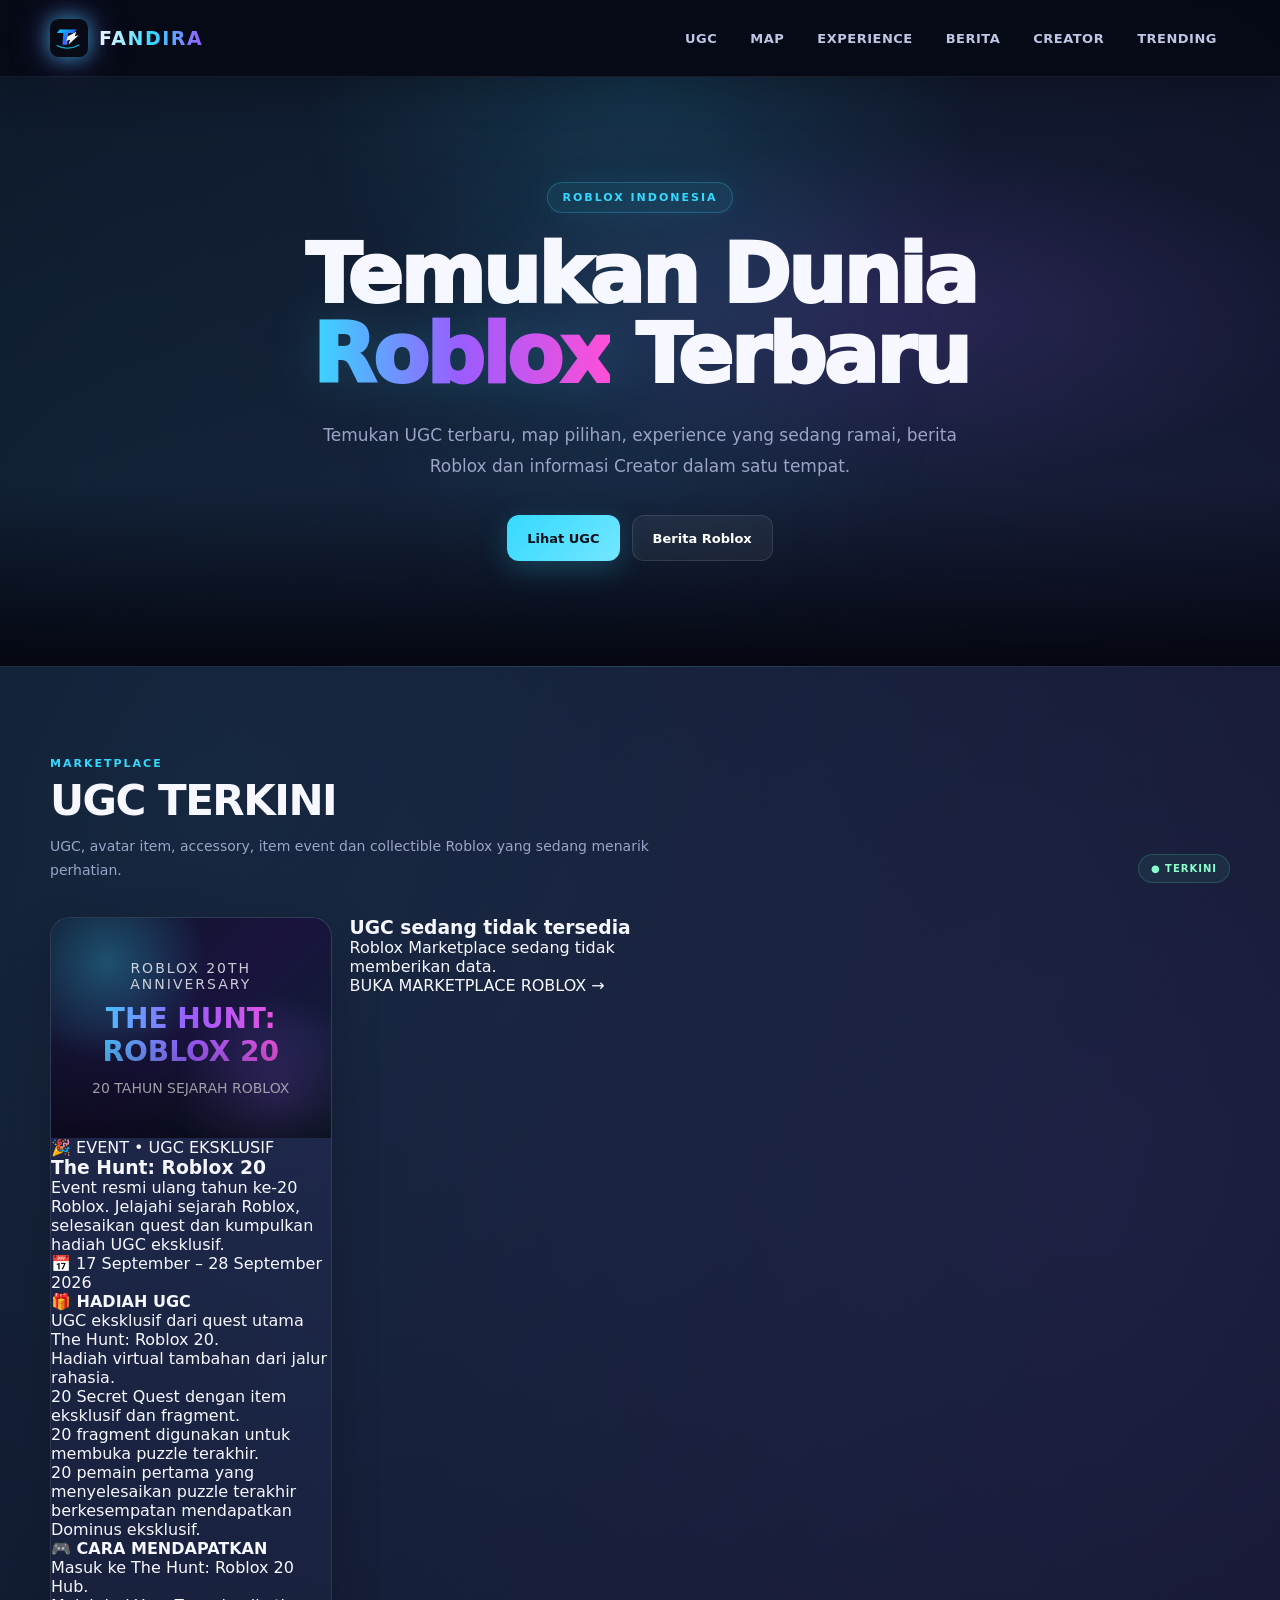
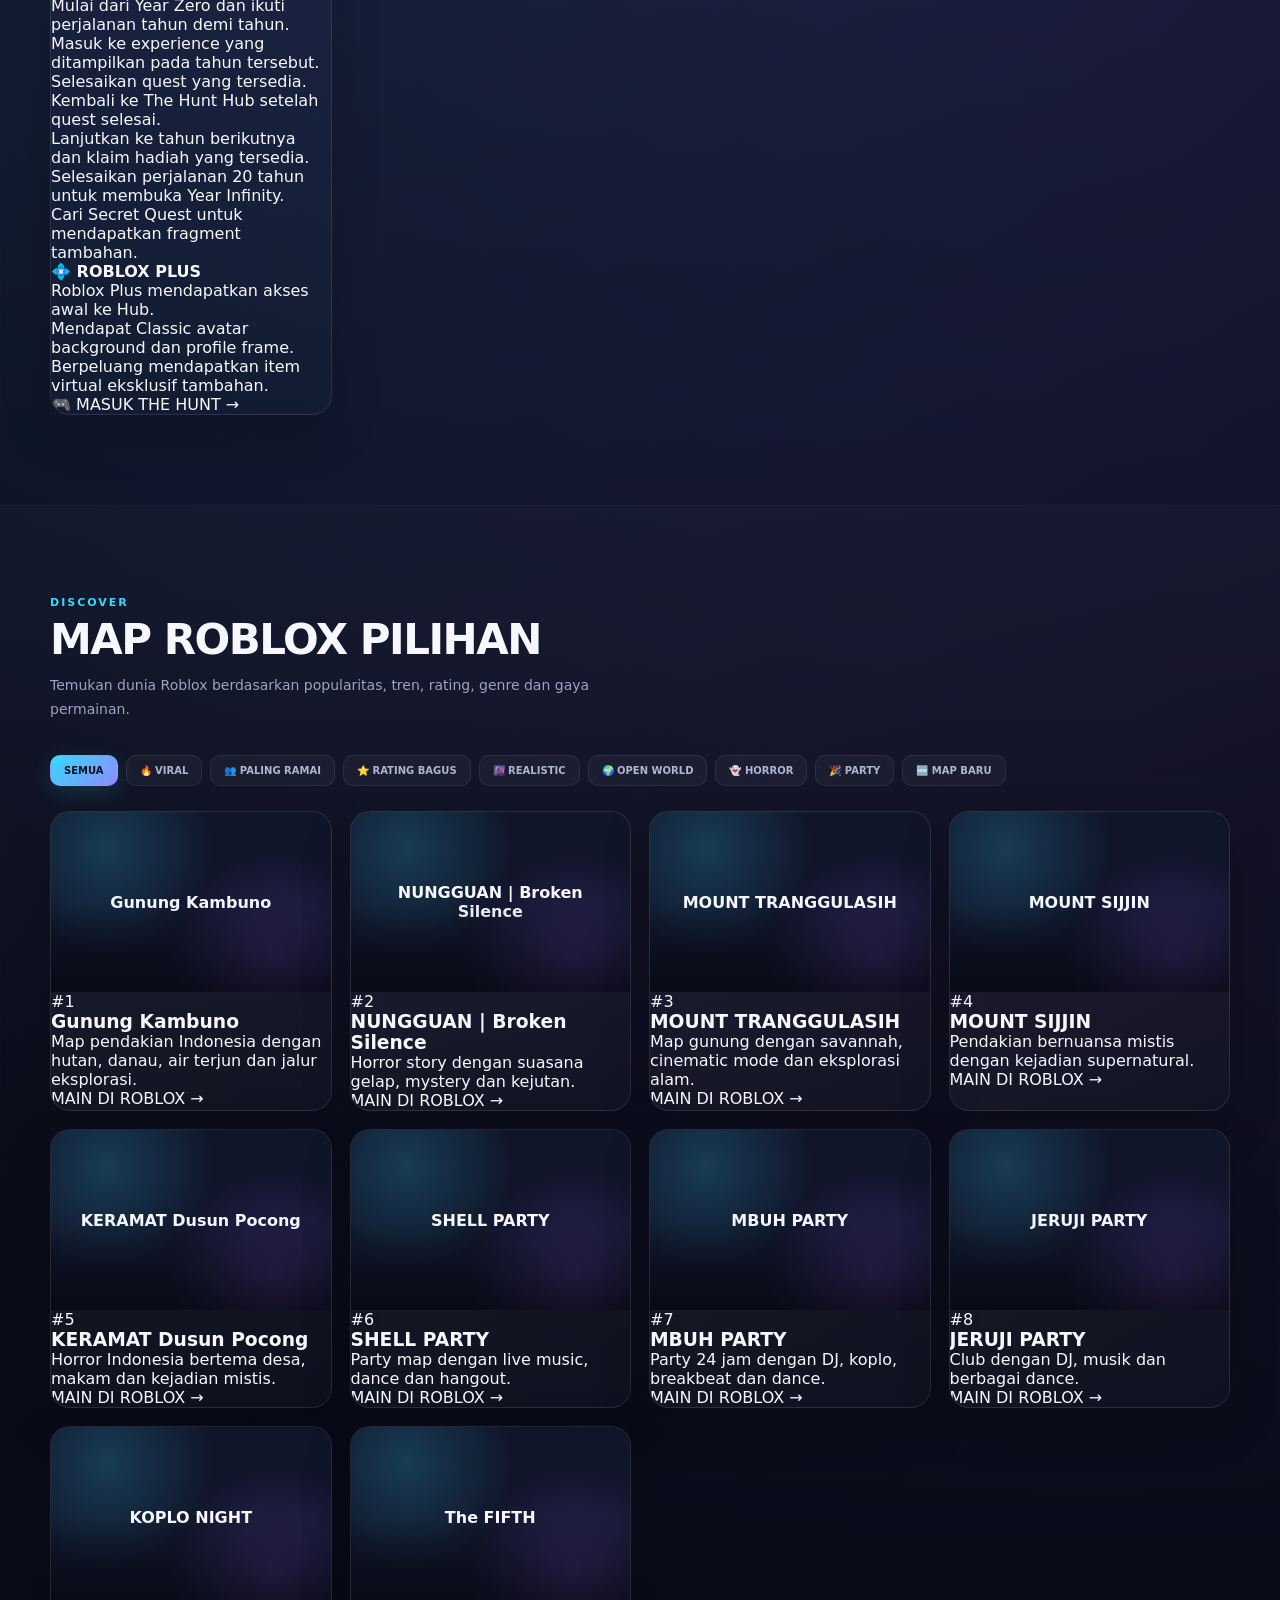
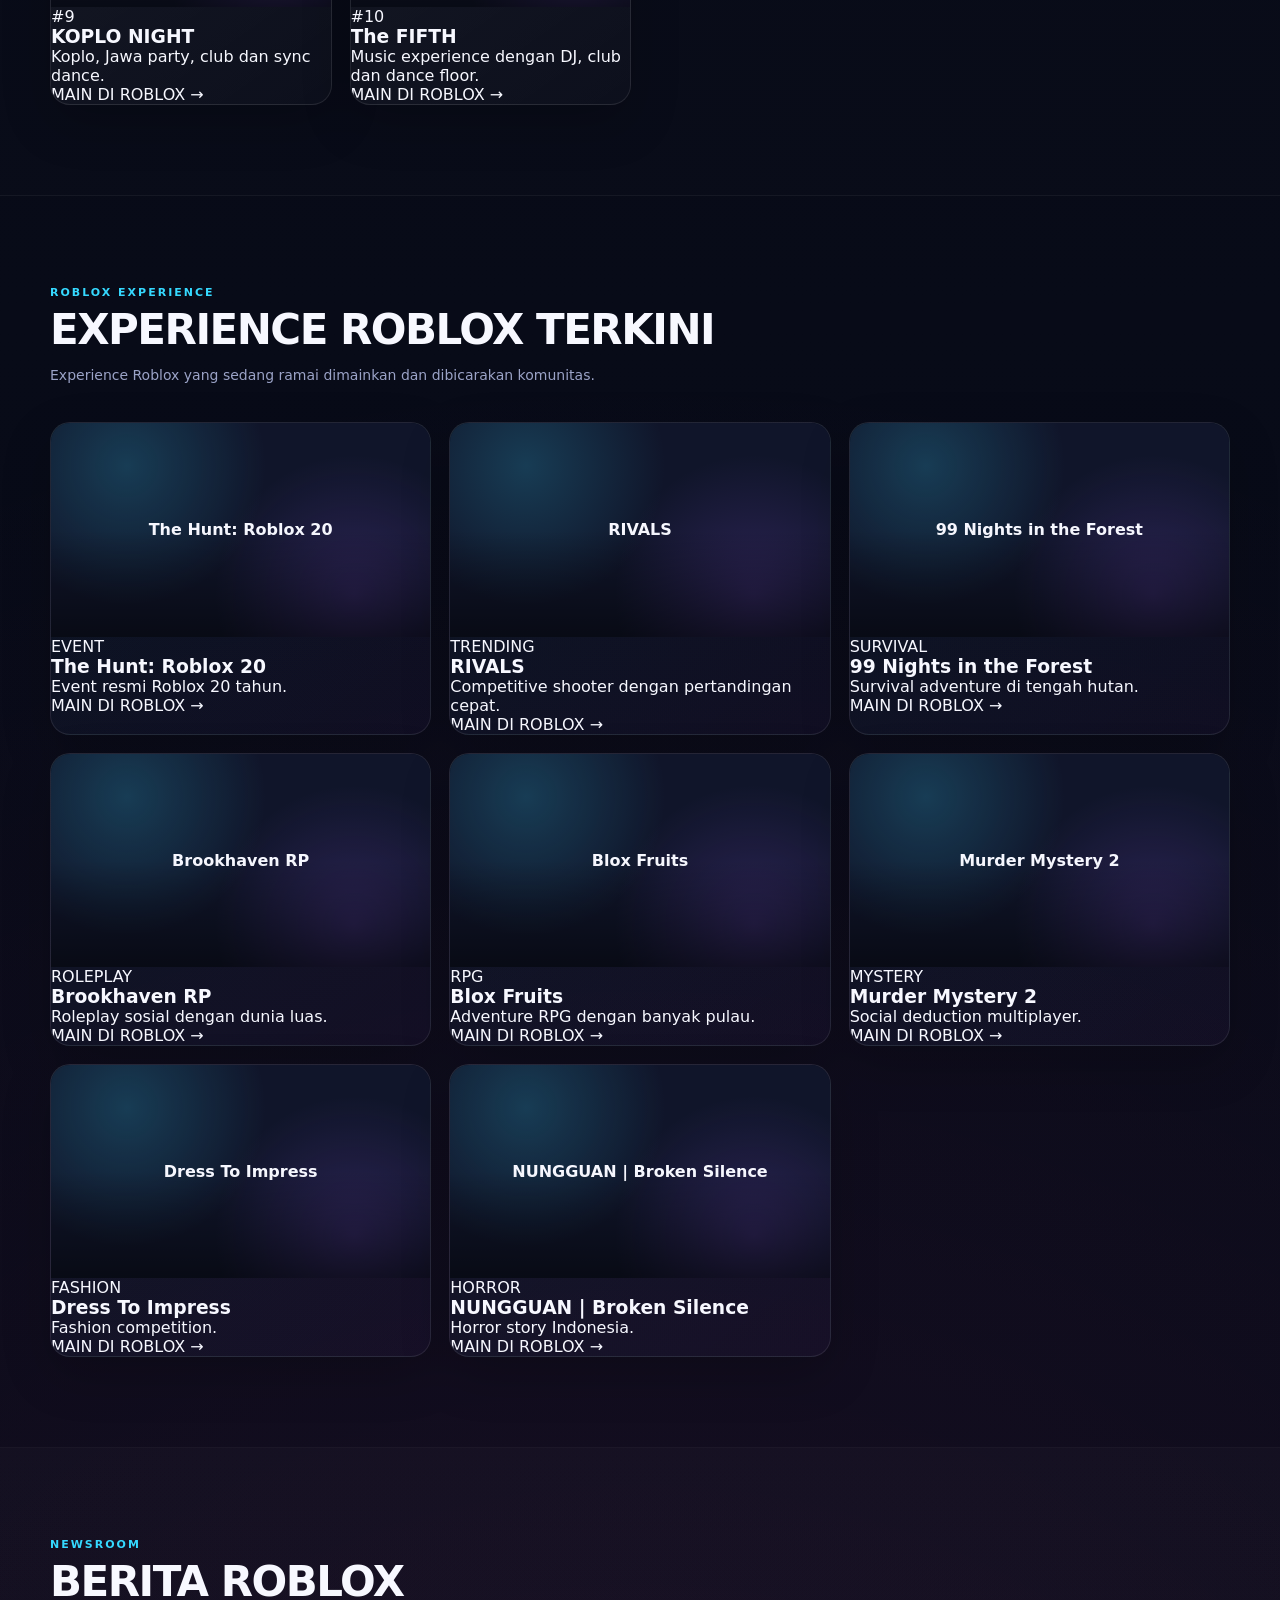
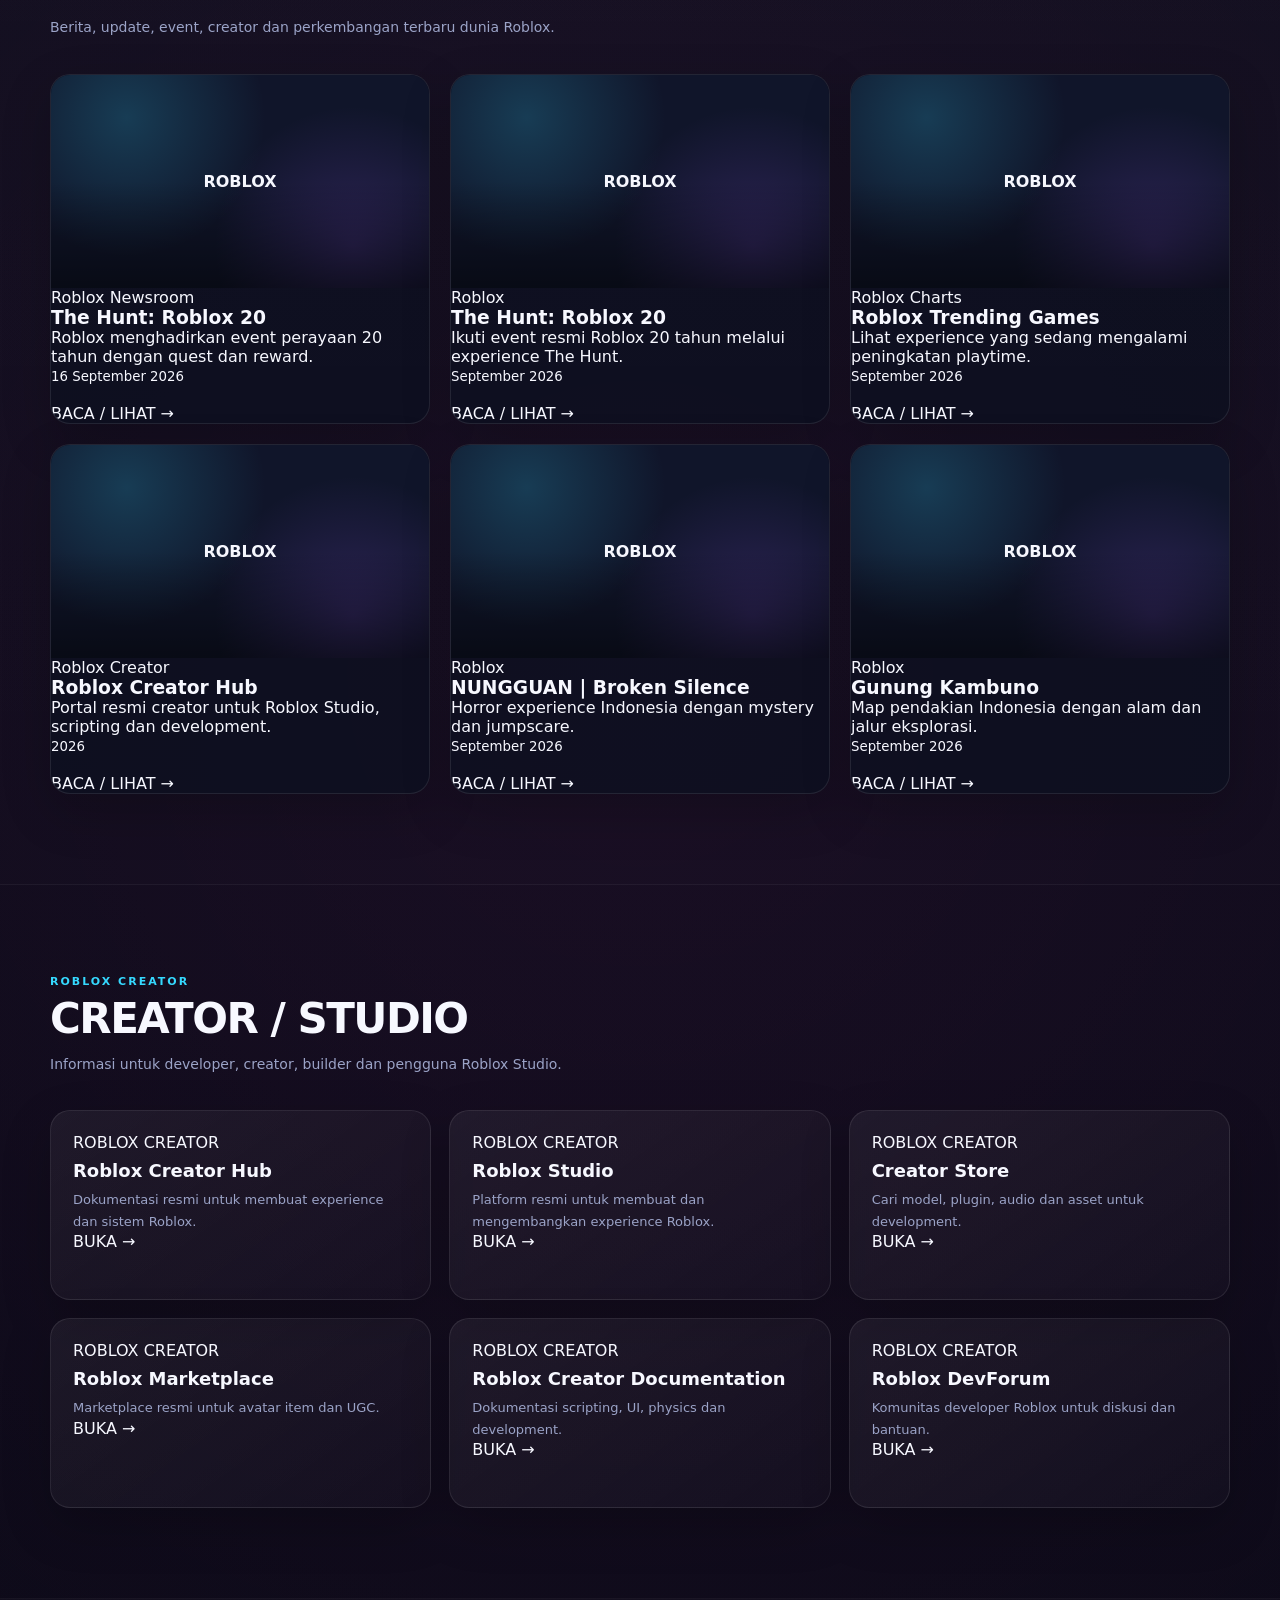
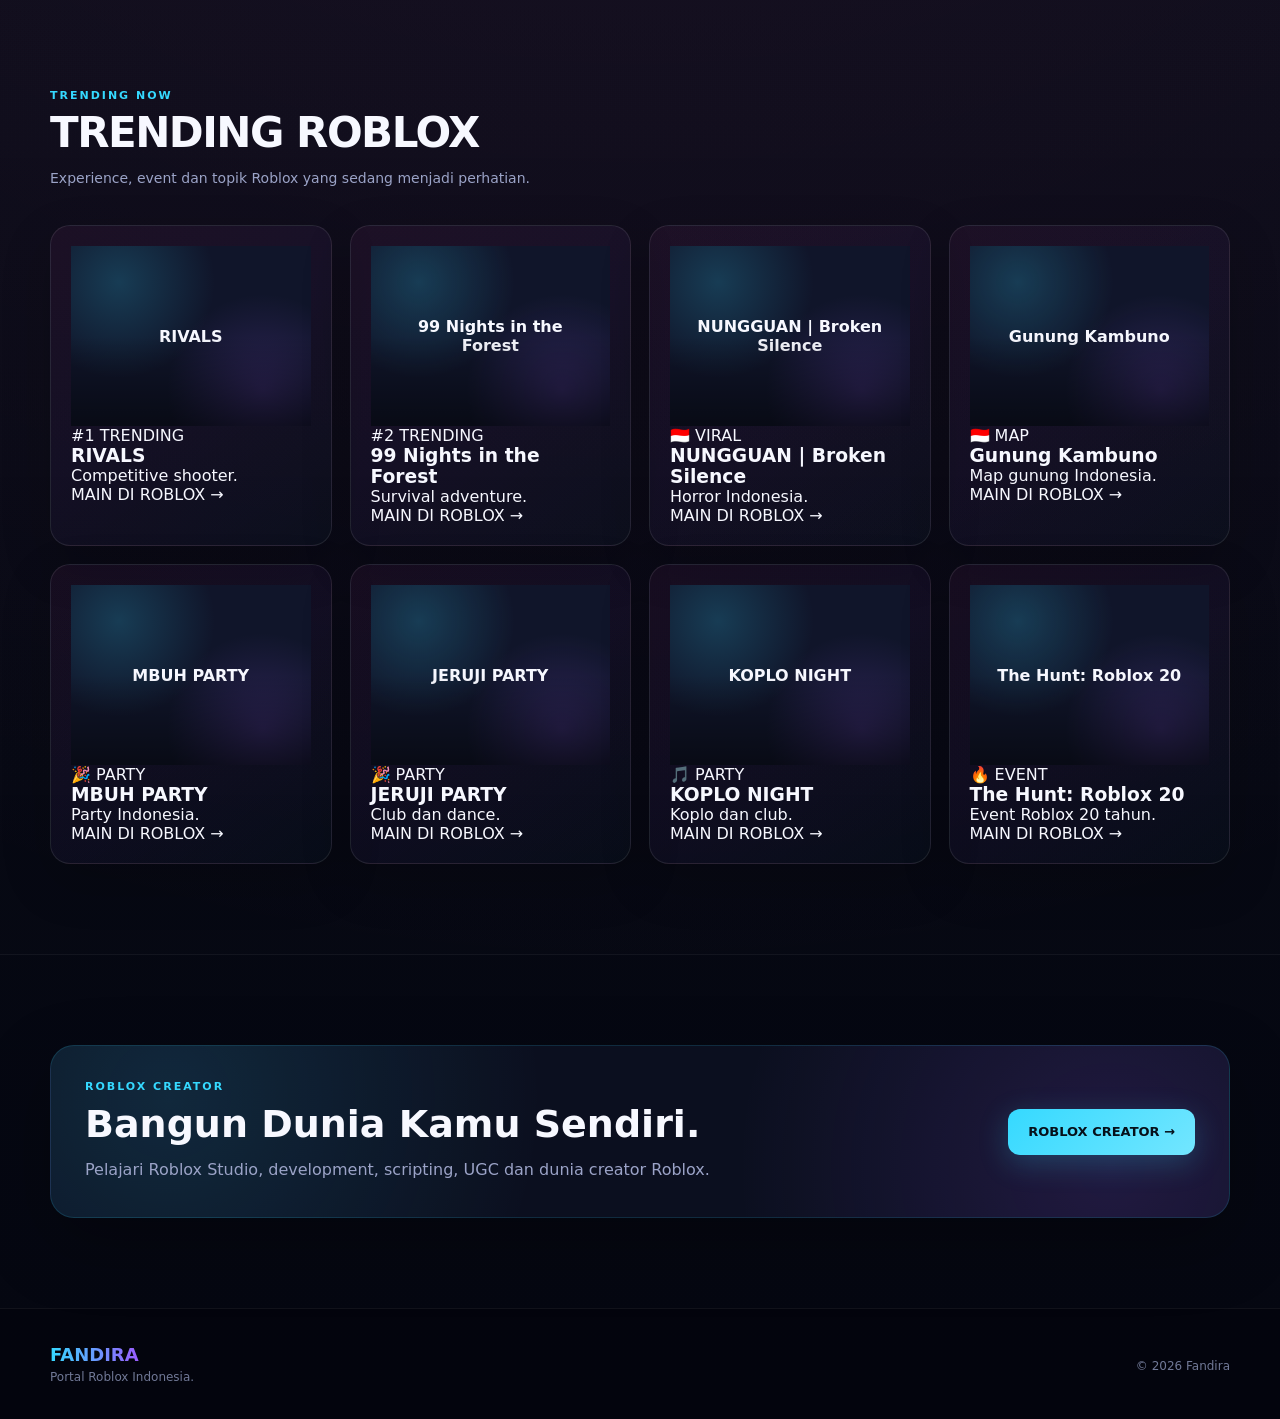
<file: index.html>
<!DOCTYPE html>
<html lang="id">

<head>

    <meta charset="UTF-8">
    <meta name="viewport" content="width=device-width, initial-scale=1.0">

    <title>Fandira — Portal Roblox Indonesia</title>

    <meta
        name="description"
        content="Fandira adalah portal Roblox Indonesia untuk menemukan UGC terbaru, map pilihan, experience terbaru, berita Roblox, creator, dan tren Roblox."
    >

    <link rel="stylesheet" href="style.css">

</head>


<body>


<!-- =====================================================
     HEADER
===================================================== -->

<header class="site-header">

    <div class="container nav-wrap">

        <a href="index.html" class="brand">

            <img
                src="fandira-mark.svg"
                alt="Fandira"
            >

            <span>FANDIRA</span>

        </a>


        <nav>

            <a href="#ugc">
                UGC
            </a>

            <a href="#maps">
                MAP
            </a>

            <a href="#games">
                EXPERIENCE
            </a>

            <a href="#news">
                BERITA
            </a>

            <a href="#creator">
                CREATOR
            </a>

            <a href="#trending">
                TRENDING
            </a>

        </nav>

    </div>

</header>



<main>


<!-- =====================================================
     HERO
===================================================== -->

<section class="hero">

    <div class="container hero-content">

        <span class="eyebrow">
            ROBLOX INDONESIA
        </span>


        <h1>

            Temukan Dunia

            <span>
                Roblox
            </span>

            Terbaru

        </h1>


        <p>

            Temukan UGC terbaru, map pilihan,
            experience yang sedang ramai,
            berita Roblox dan informasi Creator
            dalam satu tempat.

        </p>


        <div class="hero-actions">

            <a
                href="#ugc"
                class="btn btn-primary"
            >
                Lihat UGC
            </a>


            <a
                href="#news"
                class="btn btn-secondary"
            >
                Berita Roblox
            </a>

        </div>

    </div>

</section>



<!-- =====================================================
     1. UGC TERKINI
===================================================== -->

<section
    id="ugc"
    class="section"
>

    <div class="container">


        <div class="section-heading">

            <div>

                <span class="section-label">
                    MARKETPLACE
                </span>


                <h2>
                    UGC TERKINI
                </h2>


                <p>
                    UGC, avatar item, accessory,
                    item event dan collectible Roblox
                    yang sedang menarik perhatian.
                </p>

            </div>


            <span class="live-badge">
                ● TERKINI
            </span>

        </div>


        <!-- DIISI SCRIPT.JS -->

        <div
            id="ugcGrid"
            class="card-grid ugc-grid"
        ></div>


    </div>

</section>



<!-- =====================================================
     2. MAP ROBLOX PILIHAN
===================================================== -->

<section
    id="maps"
    class="section section-alt"
>

    <div class="container">


        <div class="section-heading">

            <div>

                <span class="section-label">
                    DISCOVER
                </span>


                <h2>
                    MAP ROBLOX PILIHAN
                </h2>


                <p>
                    Temukan dunia Roblox berdasarkan
                    popularitas, tren, rating,
                    genre dan gaya permainan.
                </p>

            </div>

        </div>



        <!-- KATEGORI MAP -->

        <div class="map-filter">

            <button
                type="button"
                class="map-filter-button active"
                data-map-filter="all"
            >
                SEMUA
            </button>


            <button
                type="button"
                class="map-filter-button"
                data-map-filter="viral"
            >
                🔥 VIRAL
            </button>


            <button
                type="button"
                class="map-filter-button"
                data-map-filter="popular"
            >
                👥 PALING RAMAI
            </button>


            <button
                type="button"
                class="map-filter-button"
                data-map-filter="rating"
            >
                ⭐ RATING BAGUS
            </button>


            <button
                type="button"
                class="map-filter-button"
                data-map-filter="realistic"
            >
                🌆 REALISTIC
            </button>


            <button
                type="button"
                class="map-filter-button"
                data-map-filter="openworld"
            >
                🌍 OPEN WORLD
            </button>


            <button
                type="button"
                class="map-filter-button"
                data-map-filter="horror"
            >
                👻 HORROR
            </button>


            <button
                type="button"
                class="map-filter-button"
                data-map-filter="party"
            >
                🎉 PARTY
            </button>


            <button
                type="button"
                class="map-filter-button"
                data-map-filter="new"
            >
                🆕 MAP BARU
            </button>

        </div>



        <!-- DIISI SCRIPT.JS -->

        <div
            id="mapsGrid"
            class="card-grid map-grid"
        ></div>


    </div>

</section>



<!-- =====================================================
     3. EXPERIENCE ROBLOX TERKINI
===================================================== -->

<section
    id="games"
    class="section"
>

    <div class="container">


        <div class="section-heading">

            <div>

                <span class="section-label">
                    ROBLOX EXPERIENCE
                </span>


                <h2>
                    EXPERIENCE ROBLOX TERKINI
                </h2>


                <p>
                    Experience Roblox yang sedang
                    ramai dimainkan dan dibicarakan
                    komunitas.
                </p>

            </div>

        </div>



        <!-- DIISI SCRIPT.JS -->

        <div
            id="gamesGrid"
            class="card-grid game-grid"
        ></div>


    </div>

</section>



<!-- =====================================================
     4. BERITA ROBLOX
===================================================== -->

<section
    id="news"
    class="section section-alt"
>

    <div class="container">


        <div class="section-heading">

            <div>

                <span class="section-label">
                    NEWSROOM
                </span>


                <h2>
                    BERITA ROBLOX
                </h2>


                <p>
                    Berita, update, event,
                    creator dan perkembangan
                    terbaru dunia Roblox.
                </p>

            </div>

        </div>



        <!-- DIISI SCRIPT.JS -->

        <div
            id="newsGrid"
            class="news-grid"
        ></div>


    </div>

</section>



<!-- =====================================================
     5. ROBLOX CREATOR / STUDIO
===================================================== -->

<section
    id="creator"
    class="section"
>

    <div class="container">


        <div class="section-heading">

            <div>

                <span class="section-label">
                    ROBLOX CREATOR
                </span>


                <h2>
                    CREATOR / STUDIO
                </h2>


                <p>
                    Informasi untuk developer,
                    creator, builder dan pengguna
                    Roblox Studio.
                </p>

            </div>

        </div>



        <!-- DIISI SCRIPT.JS -->

        <div
            id="creatorGrid"
            class="card-grid creator-grid"
        ></div>


    </div>

</section>



<!-- =====================================================
     6. TRENDING ROBLOX
===================================================== -->

<section
    id="trending"
    class="section section-alt"
>

    <div class="container">


        <div class="section-heading">

            <div>

                <span class="section-label">
                    TRENDING NOW
                </span>


                <h2>
                    TRENDING ROBLOX
                </h2>


                <p>
                    Experience, event dan topik Roblox
                    yang sedang menjadi perhatian.
                </p>

            </div>

        </div>



        <!-- DIISI SCRIPT.JS -->

        <div
            id="trendingGrid"
            class="trending-grid"
        ></div>


    </div>

</section>



<!-- =====================================================
     CREATOR CTA
===================================================== -->

<section class="section">

    <div class="container">


        <div class="creator-panel">

            <div>

                <span class="section-label">
                    ROBLOX CREATOR
                </span>


                <h2>
                    Bangun Dunia Kamu Sendiri.
                </h2>


                <p>
                    Pelajari Roblox Studio,
                    development, scripting,
                    UGC dan dunia creator Roblox.
                </p>

            </div>


            <a
                href="https://create.roblox.com/"
                target="_blank"
                rel="noopener noreferrer"
                class="btn btn-primary"
            >
                ROBLOX CREATOR →
            </a>

        </div>


    </div>

</section>


</main>



<!-- =====================================================
     FOOTER
===================================================== -->

<footer class="site-footer">

    <div class="container footer-wrap">


        <div>

            <strong>
                FANDIRA
            </strong>


            <p>
                Portal Roblox Indonesia.
            </p>

        </div>


        <div>

            <span>
                © 2026 Fandira
            </span>

        </div>

    </div>

</footer>



<script src="script.js"></script>


</body>

</html>
</file>
<file: style.css>
/* =========================================================
   FANDIRA — ROBLOX PORTAL
   Main UI
========================================================= */

:root {
    --bg: #050711;
    --bg-soft: #0a0d1c;
    --panel: rgba(13, 17, 35, 0.78);
    --panel-strong: rgba(17, 22, 45, 0.94);

    --cyan: #35d9ff;
    --blue: #4c7dff;
    --purple: #9b5cff;
    --pink: #ff4fd8;

    --text: #f7f8ff;
    --muted: #9ba3c7;

    --border: rgba(255, 255, 255, 0.09);

    --radius: 20px;

    --container: 1180px;
}


/* =========================================================
   RESET
========================================================= */

* {
    margin: 0;
    padding: 0;
    box-sizing: border-box;
}


html {
    scroll-behavior: smooth;
}


body {
    font-family:
        Inter,
        ui-sans-serif,
        system-ui,
        -apple-system,
        BlinkMacSystemFont,
        "Segoe UI",
        sans-serif;

    color: var(--text);

    background:
        radial-gradient(
            circle at 15% 10%,
            rgba(53, 217, 255, 0.12),
            transparent 28%
        ),
        radial-gradient(
            circle at 85% 15%,
            rgba(155, 92, 255, 0.15),
            transparent 30%
        ),
        radial-gradient(
            circle at 50% 70%,
            rgba(255, 79, 216, 0.08),
            transparent 35%
        ),
        linear-gradient(
            180deg,
            #050711 0%,
            #080b18 45%,
            #050711 100%
        );

    min-height: 100vh;

    overflow-x: hidden;
}


body::before {
    content: "";

    position: fixed;

    inset: 0;

    pointer-events: none;

    opacity: 0.18;

    background-image:
        linear-gradient(
            rgba(255,255,255,0.025) 1px,
            transparent 1px
        ),
        linear-gradient(
            90deg,
            rgba(255,255,255,0.025) 1px,
            transparent 1px
        );

    background-size: 50px 50px;

    mask-image: linear-gradient(
        to bottom,
        black,
        transparent 85%
    );

    z-index: -1;
}


img {
    max-width: 100%;
    display: block;
}


a {
    color: inherit;
    text-decoration: none;
}


button {
    font: inherit;
}


/* =========================================================
   CONTAINER
========================================================= */

.container {
    width: min(
        calc(100% - 40px),
        var(--container)
    );

    margin-inline: auto;
}


/* =========================================================
   HEADER
========================================================= */

.site-header {
    position: sticky;

    top: 0;

    z-index: 100;

    background:
        rgba(5, 7, 17, 0.78);

    backdrop-filter: blur(18px);

    -webkit-backdrop-filter: blur(18px);

    border-bottom:
        1px solid rgba(255,255,255,0.07);

    box-shadow:
        0 10px 40px rgba(0,0,0,0.25);
}


.nav-wrap {
    min-height: 76px;

    display: flex;

    align-items: center;

    justify-content: space-between;

    gap: 30px;
}


.brand {
    display: flex;

    align-items: center;

    gap: 11px;

    font-weight: 900;

    font-size: 19px;

    letter-spacing: 1.5px;

    white-space: nowrap;
}


.brand img {
    width: 38px;

    height: 38px;

    filter:
        drop-shadow(0 0 10px rgba(53,217,255,.65))
        drop-shadow(0 0 18px rgba(155,92,255,.35));
}


.brand span {
    background:
        linear-gradient(
            90deg,
            #fff,
            var(--cyan),
            var(--purple)
        );

    -webkit-background-clip: text;

    background-clip: text;

    color: transparent;
}


nav {
    display: flex;

    align-items: center;

    gap: 7px;

    flex-wrap: wrap;

    justify-content: flex-end;
}


nav a {
    color: #bfc6e4;

    font-size: 13px;

    font-weight: 750;

    letter-spacing: .5px;

    padding: 10px 13px;

    border-radius: 10px;

    transition:
        .2s ease;
}


nav a:hover {
    color: white;

    background:
        rgba(53,217,255,.08);

    box-shadow:
        inset 0 0 0 1px
        rgba(53,217,255,.12);

    transform: translateY(-1px);
}


/* =========================================================
   HERO
========================================================= */

.hero {
    position: relative;

    min-height: 590px;

    display: flex;

    align-items: center;

    text-align: center;

    overflow: hidden;

    border-bottom:
        1px solid rgba(255,255,255,.05);

    background:
        radial-gradient(
            ellipse at center top,
            rgba(53,217,255,.13),
            transparent 38%
        ),
        radial-gradient(
            ellipse at 70% 40%,
            rgba(155,92,255,.16),
            transparent 35%
        );
}


.hero::before {
    content: "";

    position: absolute;

    width: 650px;

    height: 650px;

    left: 50%;

    top: 50%;

    transform: translate(-50%, -50%);

    border-radius: 50%;

    background:
        radial-gradient(
            circle,
            rgba(53,217,255,.07),
            transparent 65%
        );

    filter: blur(20px);

    pointer-events: none;
}


.hero::after {
    content: "";

    position: absolute;

    left: 0;
    right: 0;
    bottom: 0;

    height: 180px;

    background:
        linear-gradient(
            to bottom,
            transparent,
            var(--bg)
        );

    pointer-events: none;
}


.hero-content {
    position: relative;

    z-index: 2;

    max-width: 850px;

    margin-inline: auto;
}


.eyebrow {
    display: inline-flex;

    align-items: center;

    gap: 8px;

    padding: 8px 14px;

    border-radius: 999px;

    border:
        1px solid rgba(53,217,255,.25);

    background:
        rgba(53,217,255,.07);

    color: var(--cyan);

    font-size: 11px;

    font-weight: 900;

    letter-spacing: 2px;

    margin-bottom: 22px;

    box-shadow:
        0 0 30px rgba(53,217,255,.08);
}


.hero h1 {
    font-size:
        clamp(44px, 7vw, 82px);

    line-height: .98;

    font-weight: 950;

    letter-spacing: -3px;

    margin-bottom: 25px;
}


.hero h1 span {
    display: inline-block;

    background:
        linear-gradient(
            90deg,
            var(--cyan),
            var(--purple),
            var(--pink)
        );

    -webkit-background-clip: text;

    background-clip: text;

    color: transparent;

    filter:
        drop-shadow(
            0 0 25px rgba(53,217,255,.18)
        );
}


.hero p {
    max-width: 650px;

    margin: 0 auto;

    color: var(--muted);

    font-size: 17px;

    line-height: 1.8;
}


.hero-actions {
    display: flex;

    justify-content: center;

    gap: 12px;

    margin-top: 34px;

    flex-wrap: wrap;
}


/* =========================================================
   BUTTONS
========================================================= */

.btn {
    display: inline-flex;

    align-items: center;

    justify-content: center;

    min-height: 46px;

    padding: 0 20px;

    border-radius: 12px;

    font-size: 13px;

    font-weight: 850;

    transition:
        transform .2s ease,
        box-shadow .2s ease,
        background .2s ease;
}


.btn:hover {
    transform: translateY(-2px);
}


.btn-primary {
    color: #06101a;

    background:
        linear-gradient(
            135deg,
            var(--cyan),
            #73e6ff
        );

    box-shadow:
        0 8px 30px rgba(53,217,255,.22);
}


.btn-primary:hover {
    box-shadow:
        0 12px 38px rgba(53,217,255,.35);
}


.btn-secondary {
    color: white;

    background:
        rgba(255,255,255,.055);

    border:
        1px solid rgba(255,255,255,.1);
}


.btn-secondary:hover {
    background:
        rgba(255,255,255,.09);
}


/* =========================================================
   SECTION
========================================================= */

.section {
    position: relative;

    padding: 90px 0;
}


.section-alt {
    background:
        linear-gradient(
            180deg,
            rgba(255,255,255,.018),
            rgba(255,255,255,.006)
        );

    border-top:
        1px solid rgba(255,255,255,.035);

    border-bottom:
        1px solid rgba(255,255,255,.035);
}


.section-heading {
    display: flex;

    justify-content: space-between;

    align-items: flex-end;

    gap: 30px;

    margin-bottom: 34px;
}


.section-label {
    display: block;

    color: var(--cyan);

    font-size: 11px;

    font-weight: 900;

    letter-spacing: 2px;

    margin-bottom: 9px;
}


.section-heading h2 {
    font-size:
        clamp(28px, 4vw, 42px);

    line-height: 1.05;

    letter-spacing: -1.5px;

    margin-bottom: 12px;
}


.section-heading p {
    color: var(--muted);

    max-width: 620px;

    line-height: 1.7;

    font-size: 14px;
}


.live-badge {
    flex-shrink: 0;

    color: #8bffcb;

    background:
        rgba(71,255,170,.07);

    border:
        1px solid rgba(71,255,170,.18);

    padding: 8px 12px;

    border-radius: 999px;

    font-size: 10px;

    font-weight: 900;

    letter-spacing: 1px;
}


/* =========================================================
   GRID
========================================================= */

.card-grid {
    display: grid;

    grid-template-columns:
        repeat(4, minmax(0, 1fr));

    gap: 18px;
}


/* =========================================================
   UNIVERSAL CARD
========================================================= */

.fandira-card,
.ugc-card,
.map-card,
.game-card,
.news-card,
.creator-card,
.trending-card {
    position: relative;

    overflow: hidden;

    border-radius: var(--radius);

    border:
        1px solid var(--border);

    background:
        linear-gradient(
            145deg,
            rgba(255,255,255,.055),
            rgba(255,255,255,.018)
        );

    box-shadow:
        0 18px 50px rgba(0,0,0,.20);

    transition:
        transform .25s ease,
        border-color .25s ease,
        box-shadow .25s ease;

    min-width: 0;
}


.fandira-card:hover,
.ugc-card:hover,
.map-card:hover,
.game-card:hover,
.news-card:hover,
.creator-card:hover,
.trending-card:hover {
    transform:
        translateY(-6px);

    border-color:
        rgba(53,217,255,.28);

    box-shadow:
        0 22px 55px rgba(0,0,0,.35),
        0 0 35px rgba(53,217,255,.06);
}


/* =========================================================
   IMAGE
========================================================= */

.card-image {
    position: relative;

    width: 100%;

    aspect-ratio: 16 / 10;

    overflow: hidden;

    background:
        linear-gradient(
            135deg,
            #11182d,
            #18102a
        );
}


.card-image img {
    width: 100%;

    height: 100%;

    object-fit: cover;

    transition:
        transform .45s ease;
}


.fandira-card:hover .card-image img,
.ugc-card:hover .card-image img,
.map-card:hover .card-image img,
.game-card:hover .card-image img,
.news-card:hover .card-image img,
.creator-card:hover .card-image img,
.trending-card:hover .card-image img {
    transform: scale(1.06);
}


.card-image::after {
    content: "";

    position: absolute;

    inset: 0;

    background:
        linear-gradient(
            to bottom,
            transparent 50%,
            rgba(0,0,0,.5)
        );

    pointer-events: none;
}


/* =========================================================
   CARD CONTENT
========================================================= */

.card-content {
    padding: 17px;
}


.card-content h3 {
    font-size: 16px;

    line-height: 1.3;

    margin-bottom: 8px;
}


.card-content p {
    color: var(--muted);

    font-size: 13px;

    line-height: 1.6;
}


.card-meta {
    display: flex;

    justify-content: space-between;

    align-items: center;

    gap: 10px;

    margin-top: 14px;

    color: #8790b5;

    font-size: 11px;
}


.card-tag {
    display: inline-flex;

    padding: 5px 8px;

    border-radius: 7px;

    color: var(--cyan);

    background:
        rgba(53,217,255,.07);

    border:
        1px solid rgba(53,217,255,.12);

    font-size: 9px;

    font-weight: 850;

    letter-spacing: .7px;
}


/* =========================================================
   UGC
========================================================= */

.ugc-grid {
    grid-template-columns:
        repeat(4, minmax(0, 1fr));
}


.ugc-card {
    background:
        linear-gradient(
            150deg,
            rgba(155,92,255,.08),
            rgba(53,217,255,.025)
        );
}


.ugc-price {
    color: #ffd86b;

    font-weight: 850;
}


/* =========================================================
   MAP
========================================================= */

.map-grid {
    grid-template-columns:
        repeat(4, minmax(0, 1fr));
}


.map-filter {
    display: flex;

    flex-wrap: wrap;

    gap: 8px;

    margin-bottom: 25px;
}


.map-filter-button {
    cursor: pointer;

    border:
        1px solid rgba(255,255,255,.08);

    background:
        rgba(255,255,255,.035);

    color: #aeb6d5;

    padding: 9px 13px;

    border-radius: 10px;

    font-size: 10px;

    font-weight: 850;

    transition: .2s ease;
}


.map-filter-button:hover {
    color: white;

    border-color:
        rgba(53,217,255,.22);

    background:
        rgba(53,217,255,.06);
}


.map-filter-button.active {
    color: #06101a;

    border-color:
        transparent;

    background:
        linear-gradient(
            135deg,
            var(--cyan),
            #8e8bff
        );

    box-shadow:
        0 7px 22px
        rgba(53,217,255,.16);
}


/* =========================================================
   EXPERIENCE
========================================================= */

.game-grid {
    grid-template-columns:
        repeat(3, minmax(0, 1fr));
}


.game-card {
    background:
        linear-gradient(
            145deg,
            rgba(53,217,255,.055),
            rgba(155,92,255,.045)
        );
}


.game-card .card-image {
    aspect-ratio: 16 / 9;
}


/* =========================================================
   NEWS
========================================================= */

.news-grid {
    display: grid;

    grid-template-columns:
        repeat(3, minmax(0, 1fr));

    gap: 20px;
}


.news-card {
    background:
        rgba(12,16,32,.75);
}


.news-card .card-image {
    aspect-ratio: 16 / 9;
}


.news-source {
    color: var(--cyan);

    font-size: 10px;

    font-weight: 850;

    letter-spacing: .5px;
}


/* =========================================================
   CREATOR
========================================================= */

.creator-grid {
    grid-template-columns:
        repeat(3, minmax(0, 1fr));
}


.creator-card {
    padding: 22px;

    min-height: 190px;

    display: flex;

    flex-direction: column;

    justify-content: space-between;
}


.creator-card h3 {
    margin-top: 8px;

    font-size: 18px;
}


.creator-card p {
    color: var(--muted);

    font-size: 13px;

    line-height: 1.65;

    margin-top: 8px;
}


/* =========================================================
   CREATOR PANEL
========================================================= */

.creator-panel {
    position: relative;

    overflow: hidden;

    display: flex;

    justify-content: space-between;

    align-items: center;

    gap: 30px;

    padding: 34px;

    border-radius: 24px;

    border:
        1px solid rgba(53,217,255,.14);

    background:
        radial-gradient(
            circle at 10% 30%,
            rgba(53,217,255,.13),
            transparent 35%
        ),
        radial-gradient(
            circle at 90% 70%,
            rgba(155,92,255,.15),
            transparent 35%
        ),
        rgba(13,17,35,.85);

    box-shadow:
        0 25px 70px rgba(0,0,0,.28);
}


.creator-panel h2 {
    font-size:
        clamp(25px, 4vw, 38px);

    margin-bottom: 10px;
}


.creator-panel p {
    color: var(--muted);

    max-width: 650px;

    line-height: 1.7;
}


/* =========================================================
   TRENDING
========================================================= */

.trending-grid {
    display: grid;

    grid-template-columns:
        repeat(4, minmax(0, 1fr));

    gap: 18px;
}


.trending-card {
    padding: 20px;

    background:
        linear-gradient(
            145deg,
            rgba(255,79,216,.055),
            rgba(155,92,255,.055),
            rgba(53,217,255,.025)
        );
}


.trending-number {
    font-size: 36px;

    font-weight: 950;

    line-height: 1;

    background:
        linear-gradient(
            135deg,
            var(--cyan),
            var(--purple),
            var(--pink)
        );

    -webkit-background-clip: text;

    background-clip: text;

    color: transparent;

    margin-bottom: 15px;
}


/* =========================================================
   EMPTY / LOADING
========================================================= */

.loading-card {
    min-height: 180px;

    display: flex;

    align-items: center;

    justify-content: center;

    text-align: center;

    color: var(--muted);

    border:
        1px dashed rgba(255,255,255,.1);

    border-radius: var(--radius);

    background:
        rgba(255,255,255,.018);
}


.empty-state {
    grid-column: 1 / -1;

    padding: 45px 20px;

    text-align: center;

    color: var(--muted);

    border:
        1px dashed rgba(255,255,255,.1);

    border-radius: 18px;

    background:
        rgba(255,255,255,.018);
}


/* =========================================================
   FOOTER
========================================================= */

.site-footer {
    padding: 35px 0;

    border-top:
        1px solid rgba(255,255,255,.06);

    background:
        rgba(3,5,12,.75);
}


.footer-wrap {
    display: flex;

    justify-content: space-between;

    align-items: center;

    gap: 20px;
}


.footer-wrap strong {
    font-size: 18px;

    background:
        linear-gradient(
            90deg,
            var(--cyan),
            var(--purple)
        );

    -webkit-background-clip: text;

    background-clip: text;

    color: transparent;
}


.footer-wrap p,
.footer-wrap span {
    color: #717997;

    font-size: 12px;
}


.footer-wrap p {
    margin-top: 5px;
}


/* =========================================================
   SCROLLBAR
========================================================= */

::-webkit-scrollbar {
    width: 8px;
}


::-webkit-scrollbar-track {
    background: #050711;
}


::-webkit-scrollbar-thumb {
    background:
        linear-gradient(
            180deg,
            var(--cyan),
            var(--purple)
        );

    border-radius: 99px;
}


/* =========================================================
   SELECTION
========================================================= */

::selection {
    background:
        rgba(53,217,255,.25);

    color: white;
}


/* =========================================================
   TABLET
========================================================= */

@media (max-width: 1000px) {

    .ugc-grid,
    .map-grid,
    .trending-grid {
        grid-template-columns:
            repeat(2, minmax(0, 1fr));
    }


    .game-grid {
        grid-template-columns:
            repeat(2, minmax(0, 1fr));
    }


    .creator-grid {
        grid-template-columns:
            repeat(2, minmax(0, 1fr));
    }


    .news-grid {
        grid-template-columns:
            repeat(2, minmax(0, 1fr));
    }

}


/* =========================================================
   MOBILE
========================================================= */

@media (max-width: 720px) {

    .container {
        width:
            min(
                calc(100% - 24px),
                var(--container)
            );
    }


    .nav-wrap {
        min-height: auto;

        padding: 14px 0;

        flex-direction: column;

        align-items: stretch;

        gap: 12px;
    }


    .brand {
        justify-content: center;
    }


    nav {
        justify-content: center;

        overflow-x: auto;

        flex-wrap: nowrap;

        padding-bottom: 3px;
    }


    nav a {
        white-space: nowrap;

        font-size: 10px;

        padding:
            8px 9px;
    }


    .hero {
        min-height: 540px;
    }


    .hero h1 {
        letter-spacing: -2px;

        font-size:
            clamp(40px, 13vw, 64px);
    }


    .hero p {
        font-size: 14px;
    }


    .section {
        padding: 65px 0;
    }


    .section-heading {
        display: block;
    }


    .live-badge {
        display: inline-flex;

        margin-top: 16px;
    }


    .ugc-grid,
    .map-grid,
    .game-grid,
    .news-grid,
    .creator-grid,
    .trending-grid {
        grid-template-columns:
            1fr;
    }


    .creator-panel {
        padding: 25px;

        flex-direction: column;

        align-items: flex-start;
    }


    .map-filter {
        overflow-x: auto;

        flex-wrap: nowrap;

        padding-bottom: 5px;
    }


    .map-filter-button {
        flex-shrink: 0;
    }


    .footer-wrap {
        flex-direction: column;

        text-align: center;
    }

}


/* =========================================================
   SMALL MOBILE
========================================================= */

@media (max-width: 420px) {

    .hero-actions {
        flex-direction: column;
    }


    .hero-actions .btn {
        width: 100%;
    }


    .card-content {
        padding: 15px;
    }

}
</file>
